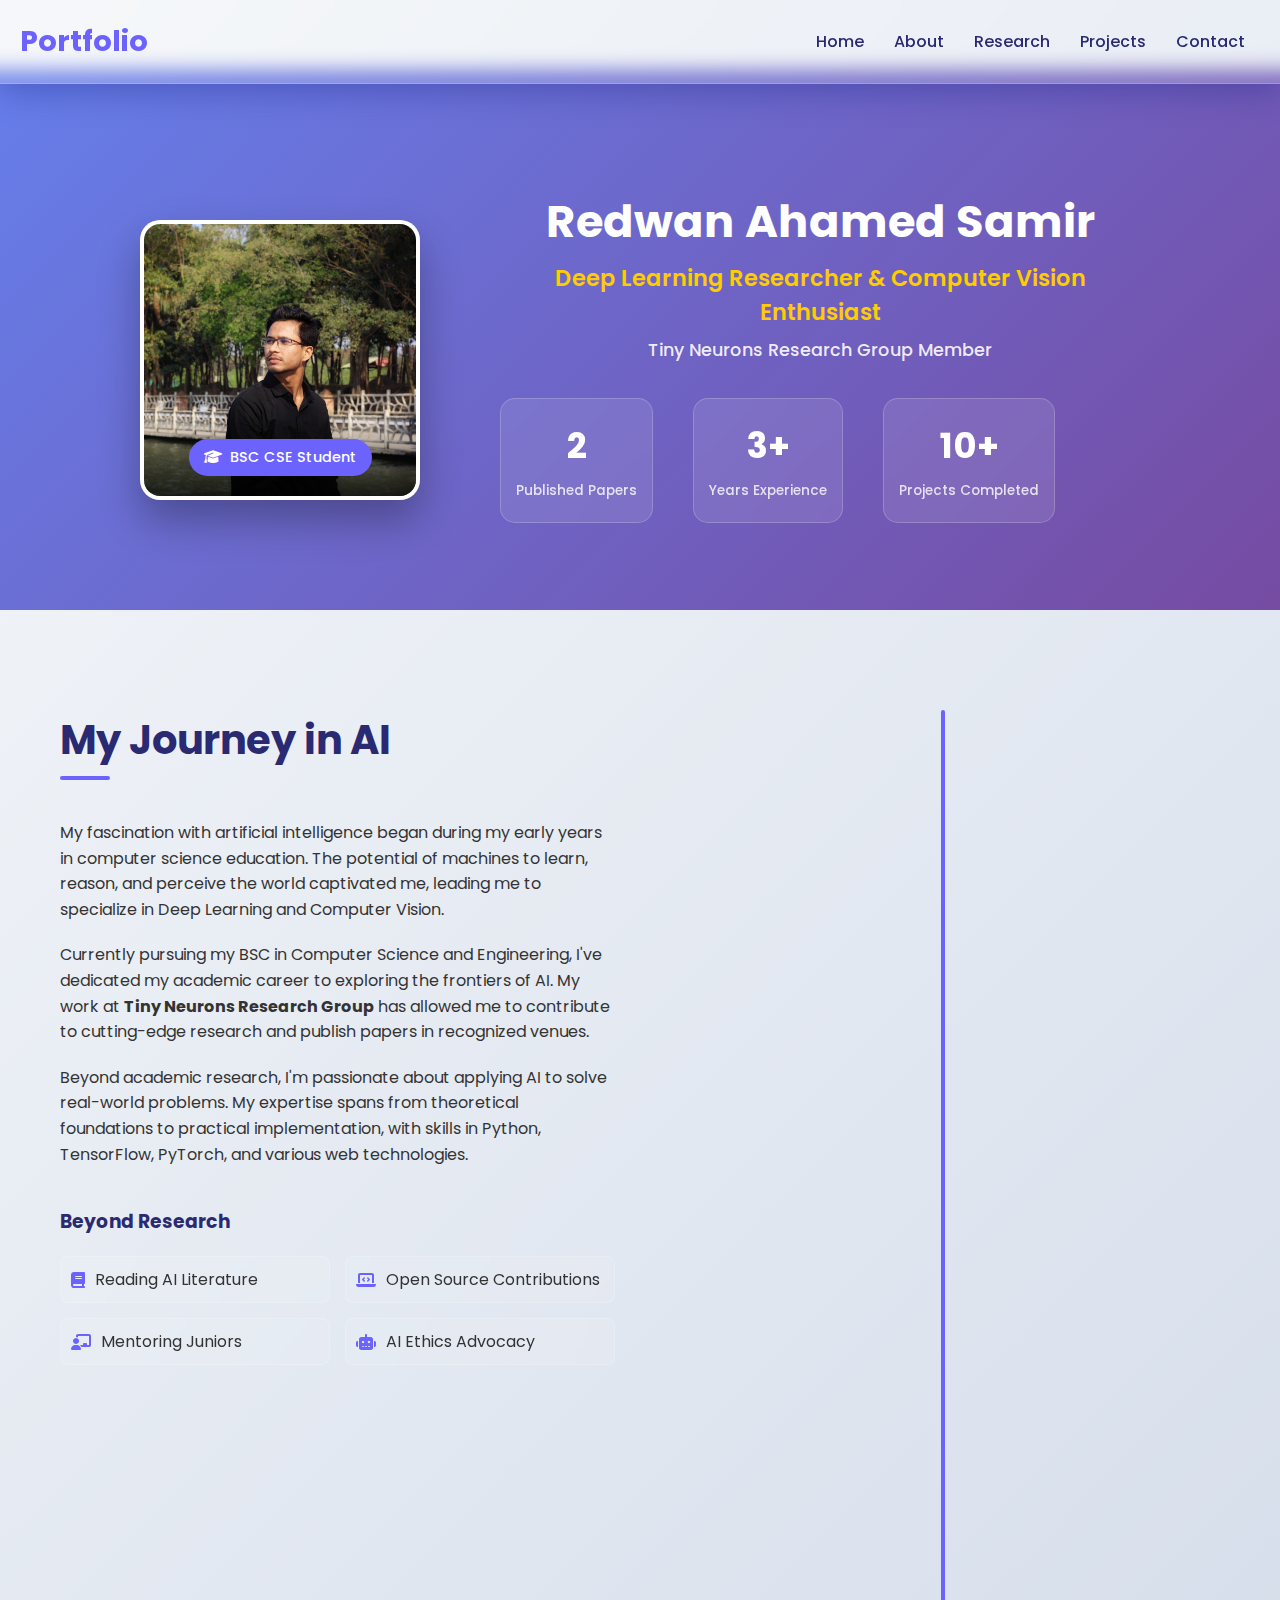
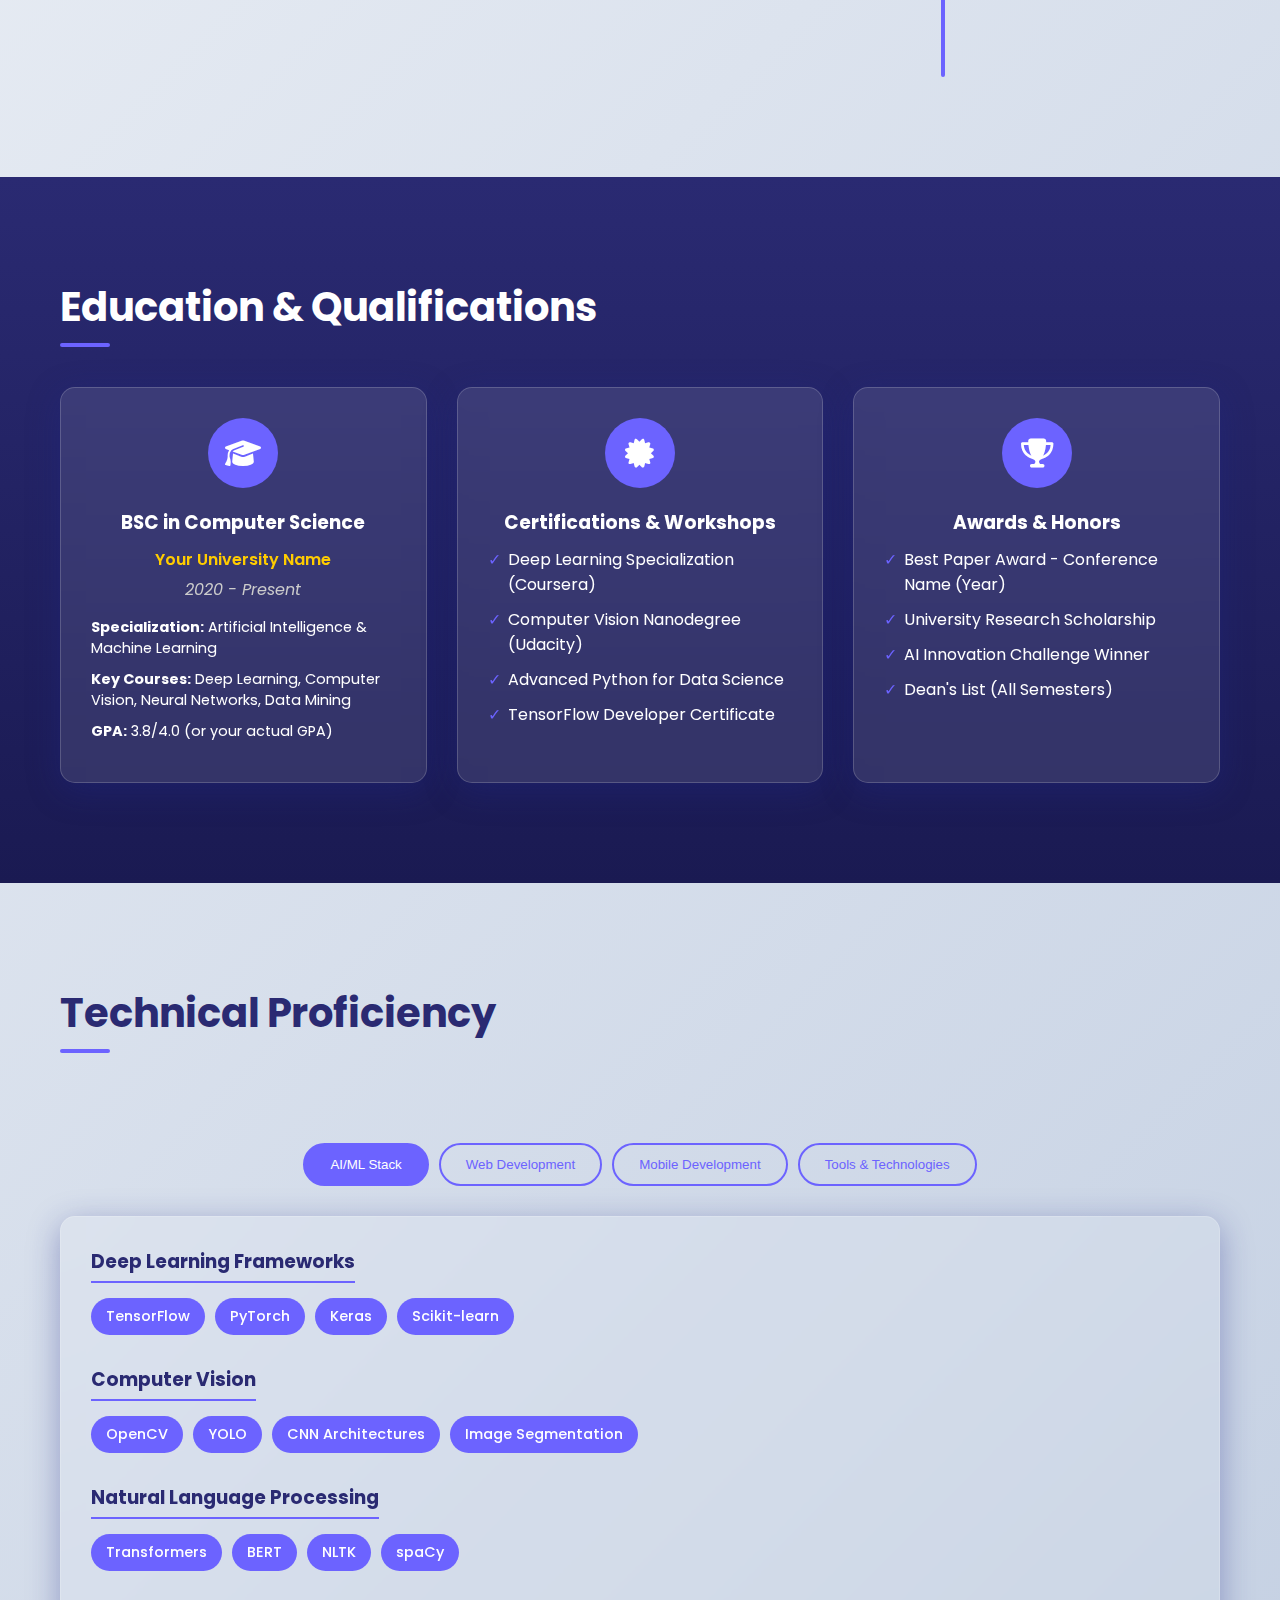
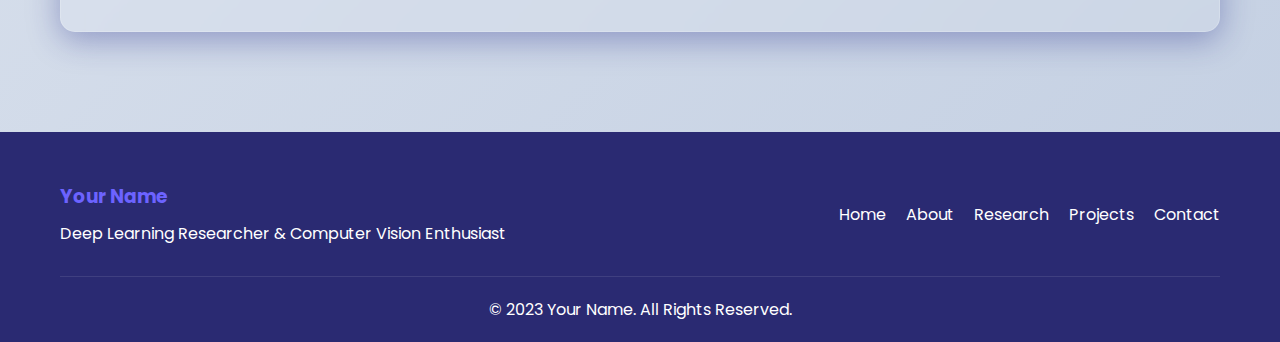
<file: about.html>
<!DOCTYPE html>
<html lang="en">
<head>
    <meta charset="UTF-8">
    <meta name="viewport" content="width=device-width, initial-scale=1.0">
    <title>About Me | Your Name</title>
    <link rel="stylesheet" href="styles/main.css">
    <link rel="stylesheet" href="styles/about.css">
    <link rel="stylesheet" href="https://cdnjs.cloudflare.com/ajax/libs/font-awesome/6.4.0/css/all.min.css">
    <link href="https://fonts.googleapis.com/css2?family=Poppins:wght@300;400;500;600;700&display=swap" rel="stylesheet">
</head>
<body>
    <!-- Navigation -->
    <nav>
        <a href="index.html" class="logo">Portfolio</a>
        <ul class="nav-links">
            <li><a href="index.html">Home</a></li>
            <li><a href="about.html">About</a></li>
            <li><a href="research.html">Research</a></li>
            <li><a href="projects.html">Projects</a></li>
            <li><a href="index.html#contact">Contact</a></li>
        </ul>
        <div class="menu-btn">
            <div class="btn-line"></div>
            <div class="btn-line"></div>
            <div class="btn-line"></div>
        </div>
    </nav>

    <!-- About Hero Section with Profile Picture -->
    <section class="about-hero">
        <div class="container">
            <div class="hero-profile">
                <div class="profile-image-container">
                    <img src="./photos/my.jpg" alt="Redwan Ahamed Samir" class="hero-profile-img">
                    <div class="profile-overlay">
                        <div class="profile-badge">
                            <i class="fas fa-graduation-cap"></i>
                            <span>BSC CSE Student</span>
                        </div>
                    </div>
                </div>
                <div class="hero-intro">
                    <h1>Redwan Ahamed Samir</h1>
                    <p class="title">Deep Learning Researcher & Computer Vision Enthusiast</p>
                    <p class="subtitle">Tiny Neurons Research Group Member</p>
                    <div class="hero-stats">
                        <div class="hero-stat">
                            <span class="number">2</span>
                            <span class="label">Published Papers</span>
                        </div>
                        <div class="hero-stat">
                            <span class="number">3+</span>
                            <span class="label">Years Experience</span>
                        </div>
                        <div class="hero-stat">
                            <span class="number">10+</span>
                            <span class="label">Projects Completed</span>
                        </div>
                    </div>
                </div>
            </div>
        </div>
    </section>

    <!-- Personal Story Section -->
    <section class="personal-story section">
        <div class="container">
            <div class="story-grid">
                <div class="story-content">
                    <h2 class="section-title">My Journey in AI</h2>
                    <p>My fascination with artificial intelligence began during my early years in computer science education. The potential of machines to learn, reason, and perceive the world captivated me, leading me to specialize in Deep Learning and Computer Vision.</p>
                    <p>Currently pursuing my BSC in Computer Science and Engineering, I've dedicated my academic career to exploring the frontiers of AI. My work at <strong>Tiny Neurons Research Group</strong> has allowed me to contribute to cutting-edge research and publish papers in recognized venues.</p>
                    <p>Beyond academic research, I'm passionate about applying AI to solve real-world problems. My expertise spans from theoretical foundations to practical implementation, with skills in Python, TensorFlow, PyTorch, and various web technologies.</p>
                    <div class="personal-interests">
                        <h3>Beyond Research</h3>
                        <div class="interests-list">
                            <div class="interest">
                                <i class="fas fa-book"></i>
                                <span>Reading AI Literature</span>
                            </div>
                            <div class="interest">
                                <i class="fas fa-laptop-code"></i>
                                <span>Open Source Contributions</span>
                            </div>
                            <div class="interest">
                                <i class="fas fa-chalkboard-teacher"></i>
                                <span>Mentoring Juniors</span>
                            </div>
                            <div class="interest">
                                <i class="fas fa-robot"></i>
                                <span>AI Ethics Advocacy</span>
                            </div>
                        </div>
                    </div>
                </div>
                <div class="story-visual">
                    <div class="timeline">
                        <div class="timeline-item">
                            <div class="timeline-date">2020 - Present</div>
                            <div class="timeline-content">
                                <h3>BSC in CSE</h3>
                                <p>Your University Name</p>
                                <p>Specializing in AI and Machine Learning</p>
                            </div>
                        </div>
                        <div class="timeline-item">
                            <div class="timeline-date">2021 - Present</div>
                            <div class="timeline-content">
                                <h3>Research Member</h3>
                                <p>Tiny Neurons Research Group</p>
                                <p>Focus on DL, Computer Vision, and Agentic AI</p>
                            </div>
                        </div>
                        <div class="timeline-item">
                            <div class="timeline-date">2022</div>
                            <div class="timeline-content">
                                <h3>First Paper Published</h3>
                                <p>Conference/Journal Name</p>
                                <p>Breakthrough in [Your Research Area]</p>
                            </div>
                        </div>
                        <div class="timeline-item">
                            <div class="timeline-date">2023</div>
                            <div class="timeline-content">
                                <h3>Second Paper Published</h3>
                                <p>Conference/Journal Name</p>
                                <p>Advancements in [Your Research Area]</p>
                            </div>
                        </div>
                    </div>
                </div>
            </div>
        </div>
    </section>

    <!-- Education & Qualifications -->
    <section class="education section dark-section">
        <div class="container">
            <h2 class="section-title">Education & Qualifications</h2>
            <div class="education-cards">
                <div class="education-card">
                    <div class="edu-icon">
                        <i class="fas fa-graduation-cap"></i>
                    </div>
                    <h3>BSC in Computer Science</h3>
                    <p class="institution">Your University Name</p>
                    <p class="duration">2020 - Present</p>
                    <div class="edu-details">
                        <p><strong>Specialization:</strong> Artificial Intelligence & Machine Learning</p>
                        <p><strong>Key Courses:</strong> Deep Learning, Computer Vision, Neural Networks, Data Mining</p>
                        <p><strong>GPA:</strong> 3.8/4.0 (or your actual GPA)</p>
                    </div>
                </div>
                <div class="education-card">
                    <div class="edu-icon">
                        <i class="fas fa-certificate"></i>
                    </div>
                    <h3>Certifications & Workshops</h3>
                    <ul class="cert-list">
                        <li>Deep Learning Specialization (Coursera)</li>
                        <li>Computer Vision Nanodegree (Udacity)</li>
                        <li>Advanced Python for Data Science</li>
                        <li>TensorFlow Developer Certificate</li>
                    </ul>
                </div>
                <div class="education-card">
                    <div class="edu-icon">
                        <i class="fas fa-trophy"></i>
                    </div>
                    <h3>Awards & Honors</h3>
                    <ul class="awards-list">
                        <li>Best Paper Award - Conference Name (Year)</li>
                        <li>University Research Scholarship</li>
                        <li>AI Innovation Challenge Winner</li>
                        <li>Dean's List (All Semesters)</li>
                    </ul>
                </div>
            </div>
        </div>
    </section>

    <!-- Technical Skills Deep Dive -->
    <section class="skills-deep-dive section">
        <div class="container">
            <h2 class="section-title">Technical Proficiency</h2>
            <div class="skills-tabs">
                <div class="tab-buttons">
                    <button class="tab-btn active" data-tab="ai-ml">AI/ML Stack</button>
                    <button class="tab-btn" data-tab="web-dev">Web Development</button>
                    <button class="tab-btn" data-tab="mobile">Mobile Development</button>
                    <button class="tab-btn" data-tab="tools">Tools & Technologies</button>
                </div>
                <div class="tab-content">
                    <div class="tab-pane active" id="ai-ml">
                        <div class="skill-category">
                            <h3>Deep Learning Frameworks</h3>
                            <div class="skill-items">
                                <div class="skill-tag">TensorFlow</div>
                                <div class="skill-tag">PyTorch</div>
                                <div class="skill-tag">Keras</div>
                                <div class="skill-tag">Scikit-learn</div>
                            </div>
                        </div>
                        <div class="skill-category">
                            <h3>Computer Vision</h3>
                            <div class="skill-items">
                                <div class="skill-tag">OpenCV</div>
                                <div class="skill-tag">YOLO</div>
                                <div class="skill-tag">CNN Architectures</div>
                                <div class="skill-tag">Image Segmentation</div>
                            </div>
                        </div>
                        <div class="skill-category">
                            <h3>Natural Language Processing</h3>
                            <div class="skill-items">
                                <div class="skill-tag">Transformers</div>
                                <div class="skill-tag">BERT</div>
                                <div class="skill-tag">NLTK</div>
                                <div class="skill-tag">spaCy</div>
                            </div>
                        </div>
                    </div>
                    <div class="tab-pane" id="web-dev">
                        <div class="skill-category">
                            <h3>Frontend Technologies</h3>
                            <div class="skill-items">
                                <div class="skill-tag">HTML5</div>
                                <div class="skill-tag">CSS3</div>
                                <div class="skill-tag">JavaScript</div>
                                <div class="skill-tag">React</div>
                            </div>
                        </div>
                        <div class="skill-category">
                            <h3>Backend Technologies</h3>
                            <div class="skill-items">
                                <div class="skill-tag">Django</div>
                                <div class="skill-tag">Flask</div>
                                <div class="skill-tag">REST APIs</div>
                                <div class="skill-tag">PostgreSQL</div>
                            </div>
                        </div>
                    </div>
                    <div class="tab-pane" id="mobile">
                        <div class="skill-category">
                            <h3>Mobile Development</h3>
                            <div class="skill-items">
                                <div class="skill-tag">Flutter</div>
                                <div class="skill-tag">Dart</div>
                                <div class="skill-tag">Firebase</div>
                                <div class="skill-tag">RESTful APIs</div>
                            </div>
                        </div>
                    </div>
                    <div class="tab-pane" id="tools">
                        <div class="skill-category">
                            <h3>Development Tools</h3>
                            <div class="skill-items">
                                <div class="skill-tag">Git</div>
                                <div class="skill-tag">Docker</div>
                                <div class="skill-tag">Jupyter Notebooks</div>
                                <div class="skill-tag">VS Code</div>
                            </div>
                        </div>
                        <div class="skill-category">
                            <h3>Cloud Platforms</h3>
                            <div class="skill-items">
                                <div class="skill-tag">Google Cloud</div>
                                <div class="skill-tag">AWS</div>
                                <div class="skill-tag">Heroku</div>
                            </div>
                        </div>
                    </div>
                </div>
            </div>
        </div>
    </section>

    <!-- Footer -->
    <footer>
        <div class="container">
            <div class="footer-content">
                <div class="footer-info">
                    <h3>Your Name</h3>
                    <p>Deep Learning Researcher & Computer Vision Enthusiast</p>
                </div>
                <div class="footer-links">
                    <a href="index.html">Home</a>
                    <a href="about.html">About</a>
                    <a href="research.html">Research</a>
                    <a href="projects.html">Projects</a>
                    <a href="index.html#contact">Contact</a>
                </div>
            </div>
            <div class="footer-bottom">
                <p>&copy; 2023 Your Name. All Rights Reserved.</p>
            </div>
        </div>
    </footer>

    <script src="js/main.js"></script>
    <script src="js/about.js"></script>
</body>
</html>
</file>
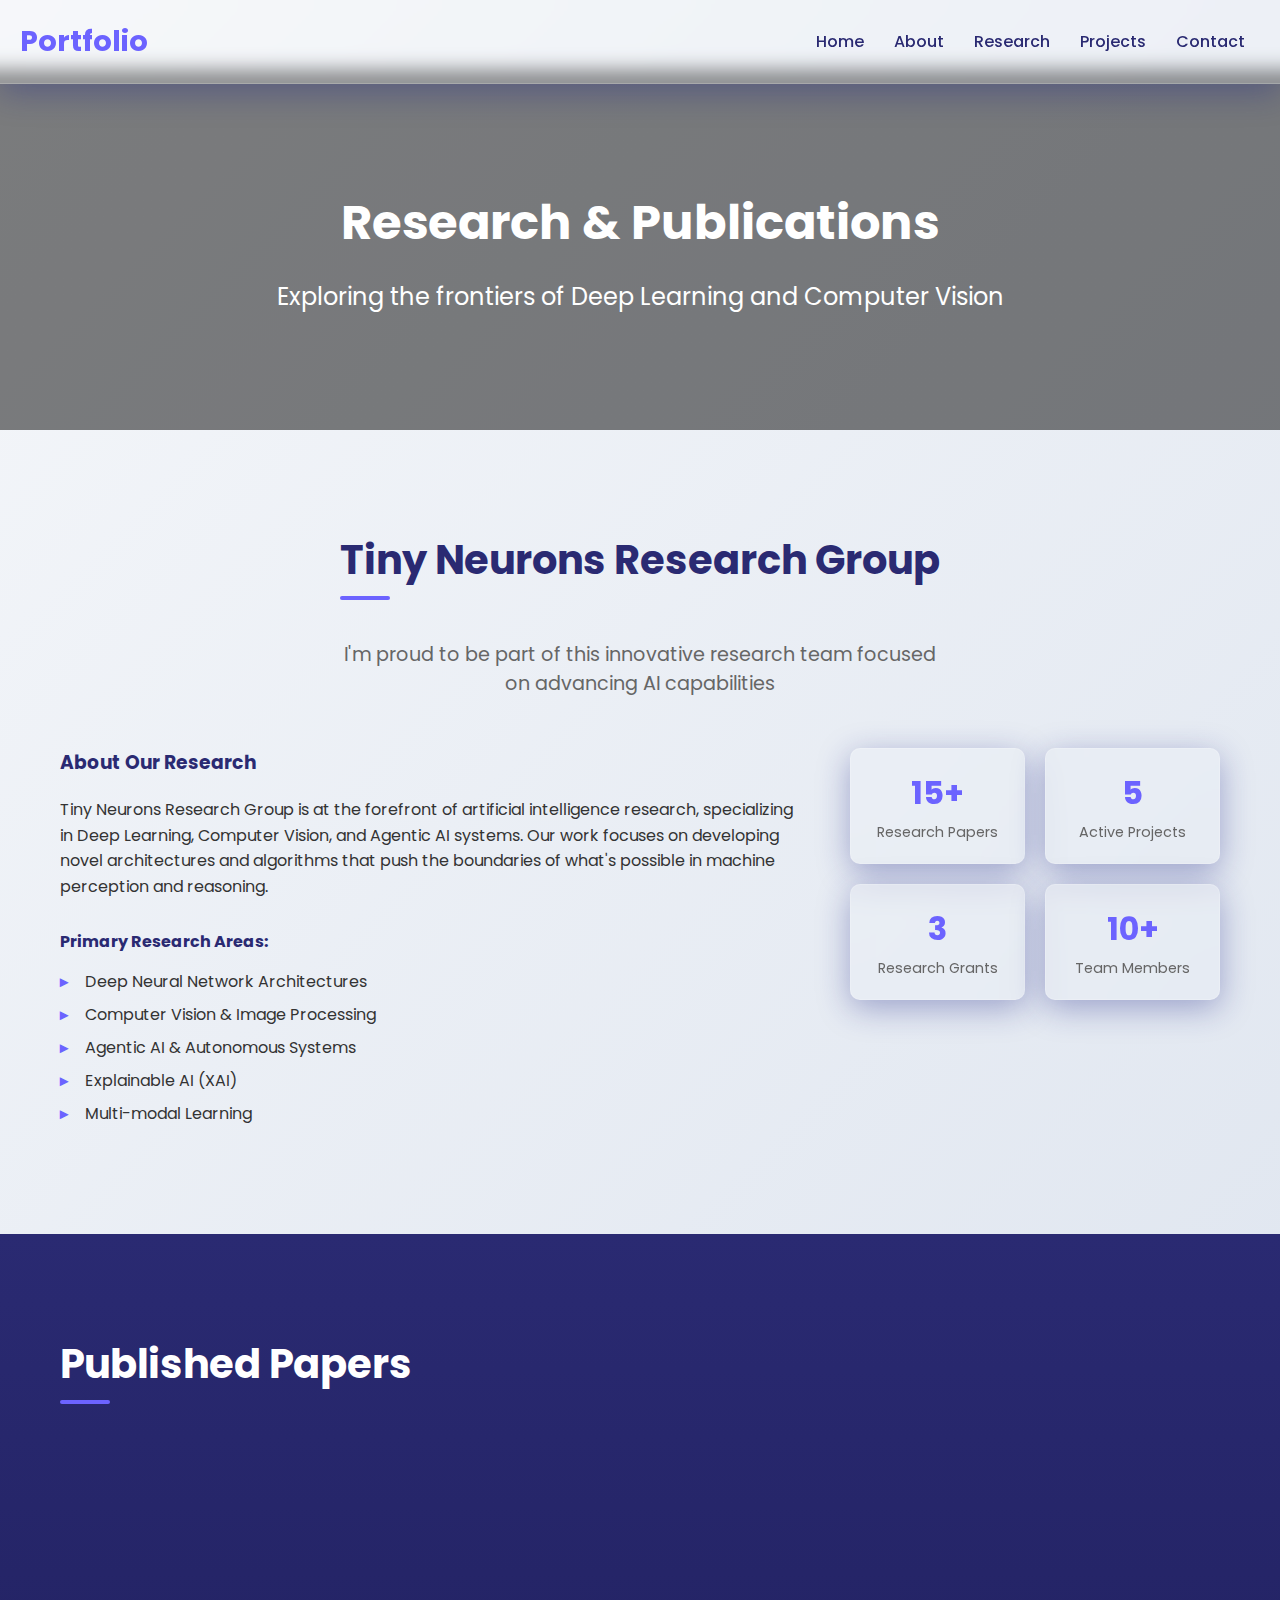
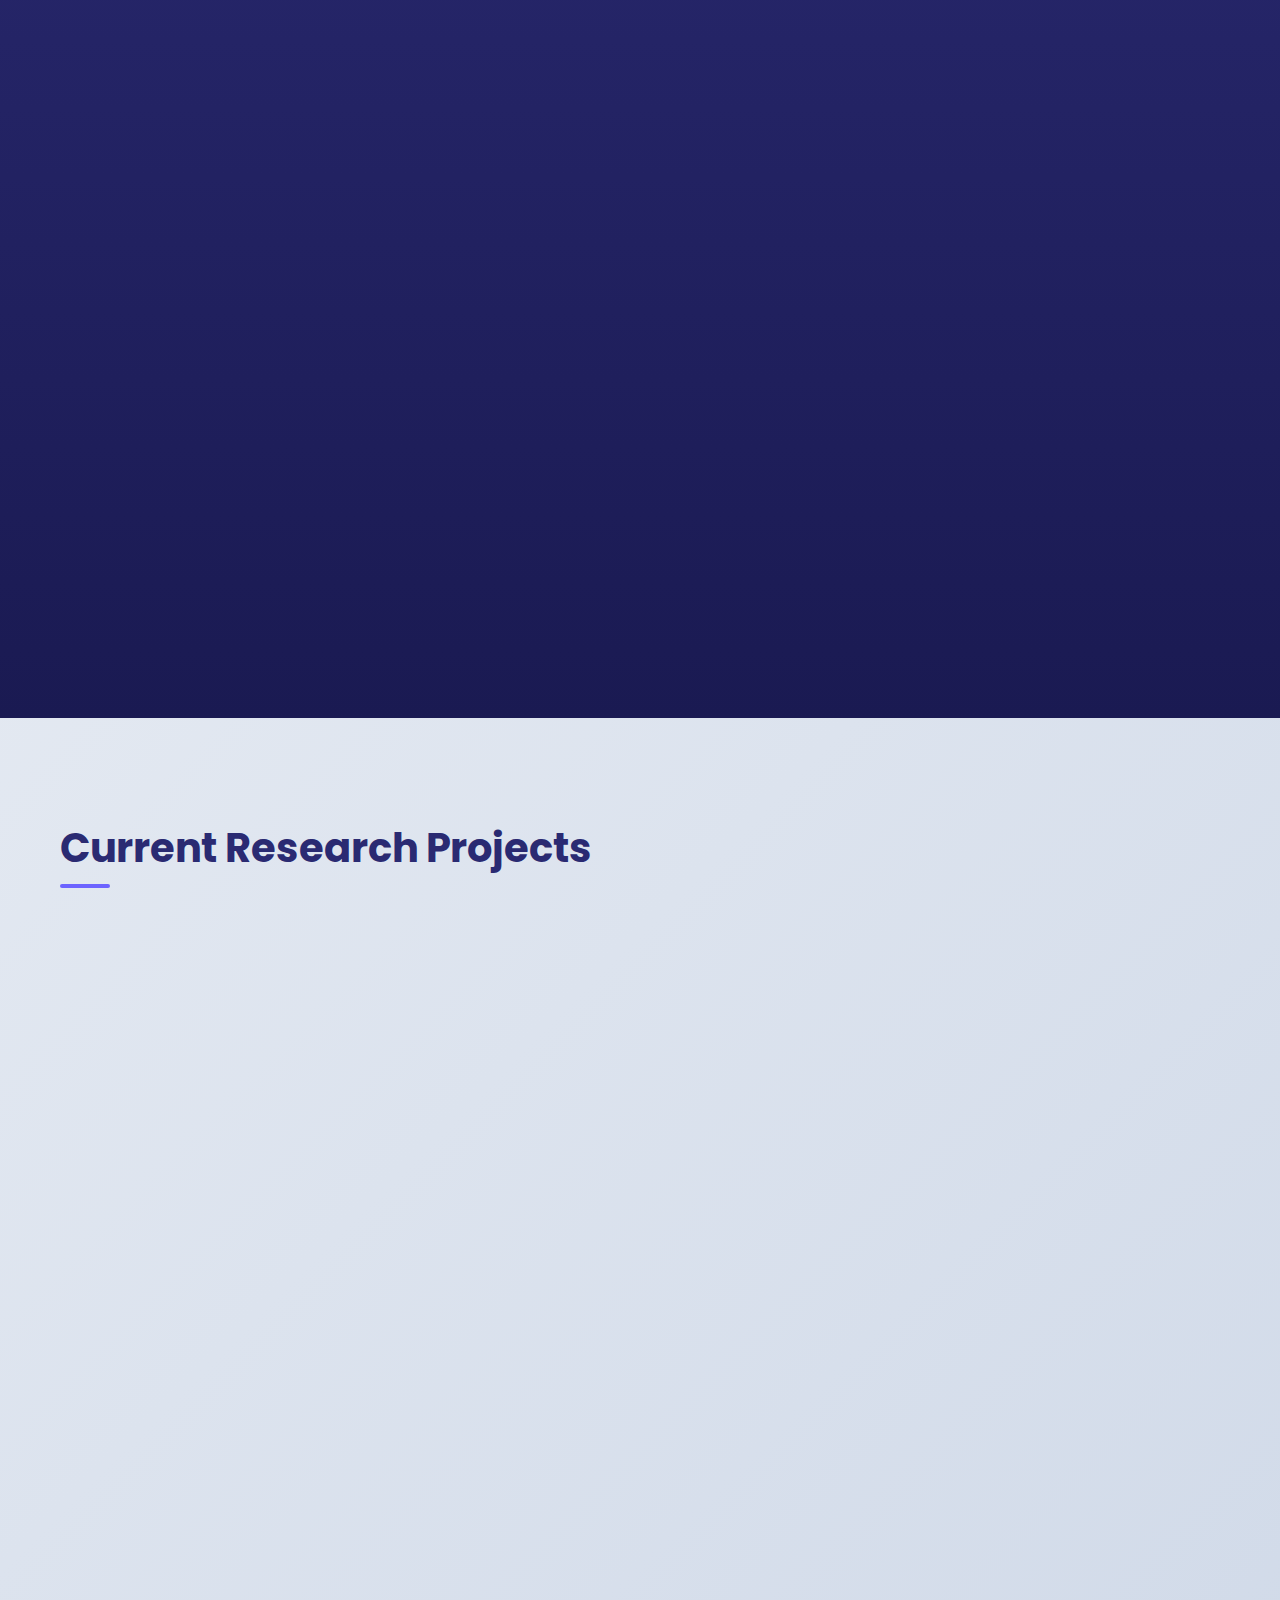
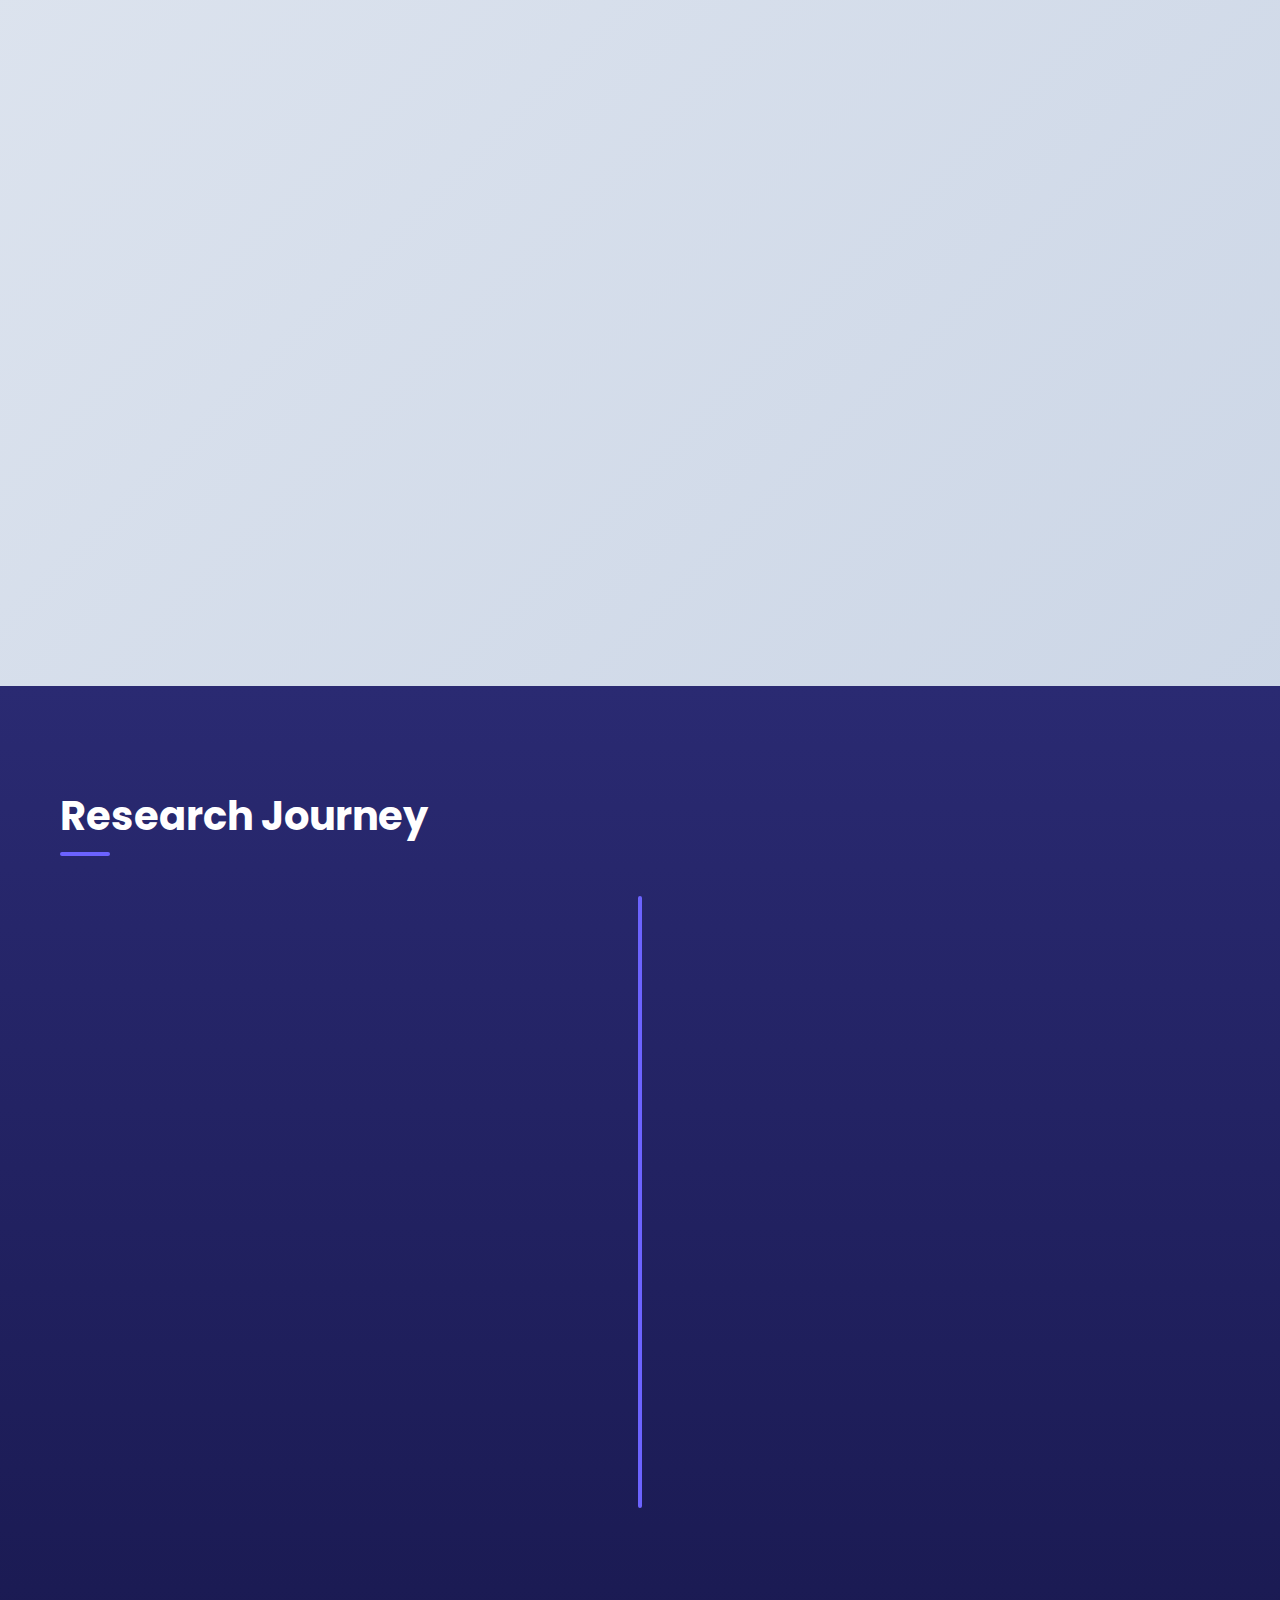
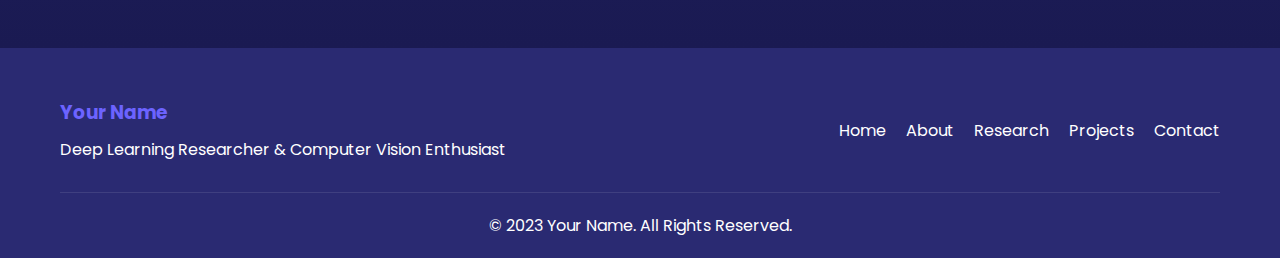
<file: research.html>
<!DOCTYPE html>
<html lang="en">
<head>
    <meta charset="UTF-8">
    <meta name="viewport" content="width=device-width, initial-scale=1.0">
    <title>Research | Your Name</title>
    <link rel="stylesheet" href="styles/main.css">
    <link rel="stylesheet" href="styles/research.css">
    <link rel="stylesheet" href="https://cdnjs.cloudflare.com/ajax/libs/font-awesome/6.4.0/css/all.min.css">
    <link href="https://fonts.googleapis.com/css2?family=Poppins:wght@300;400;500;600;700&display=swap" rel="stylesheet">
</head>
<body>
    <!-- Navigation -->
    <nav>
        <a href="index.html" class="logo">Portfolio</a>
        <ul class="nav-links">
            <li><a href="index.html">Home</a></li>
            <li><a href="about.html">About</a></li>
            <li><a href="research.html">Research</a></li>
            <li><a href="projects.html">Projects</a></li>
            <li><a href="index.html#contact">Contact</a></li>
        </ul>
        <div class="menu-btn">
            <div class="btn-line"></div>
            <div class="btn-line"></div>
            <div class="btn-line"></div>
        </div>
    </nav>

    <!-- Research Hero Section -->
    <section class="research-hero">
        <div class="container">
            <h1>Research & Publications</h1>
            <p>Exploring the frontiers of Deep Learning and Computer Vision</p>
        </div>
    </section>

    <!-- Research Group Section -->
    <section class="research-group section">
        <div class="container">
            <div class="group-header">
                <h2 class="section-title">Tiny Neurons Research Group</h2>
                <p>I'm proud to be part of this innovative research team focused on advancing AI capabilities</p>
            </div>
            <div class="group-details">
                <div class="group-info">
                    <h3>About Our Research</h3>
                    <p>Tiny Neurons Research Group is at the forefront of artificial intelligence research, specializing in Deep Learning, Computer Vision, and Agentic AI systems. Our work focuses on developing novel architectures and algorithms that push the boundaries of what's possible in machine perception and reasoning.</p>
                    <div class="research-focus">
                        <h4>Primary Research Areas:</h4>
                        <ul>
                            <li>Deep Neural Network Architectures</li>
                            <li>Computer Vision & Image Processing</li>
                            <li>Agentic AI & Autonomous Systems</li>
                            <li>Explainable AI (XAI)</li>
                            <li>Multi-modal Learning</li>
                        </ul>
                    </div>
                </div>
                <div class="group-stats">
                    <div class="stat-card">
                        <div class="stat-number">15+</div>
                        <div class="stat-label">Research Papers</div>
                    </div>
                    <div class="stat-card">
                        <div class="stat-number">5</div>
                        <div class="stat-label">Active Projects</div>
                    </div>
                    <div class="stat-card">
                        <div class="stat-number">3</div>
                        <div class="stat-label">Research Grants</div>
                    </div>
                    <div class="stat-card">
                        <div class="stat-number">10+</div>
                        <div class="stat-label">Team Members</div>
                    </div>
                </div>
            </div>
        </div>
    </section>

    <!-- Publications Section -->
    <section class="publications section dark-section">
        <div class="container">
            <h2 class="section-title">Published Papers</h2>
            <div class="publications-grid">
                <div class="publication-card" id="paper1">
                    <div class="pub-header">
                        <h3>Advancements in Neural Architecture Search for Computer Vision</h3>
                        <span class="pub-year">2023</span>
                    </div>
                    <div class="pub-authors">
                        <strong>Your Name</strong>, Co-author One, Co-author Two
                    </div>
                    <div class="pub-venue">
                        International Conference on Computer Vision (ICCV)
                    </div>
                    <div class="pub-abstract">
                        <p>This paper introduces a novel neural architecture search framework that significantly reduces computational requirements while maintaining state-of-the-art performance on benchmark datasets. Our method achieves 15% faster convergence with comparable accuracy to existing approaches.</p>
                    </div>
                    <div class="pub-links">
                        <a href="#" class="pub-link"><i class="fas fa-file-pdf"></i> PDF</a>
                        <a href="#" class="pub-link"><i class="fas fa-code"></i> Code</a>
                        <a href="#" class="pub-link"><i class="fas fa-video"></i> Presentation</a>
                    </div>
                    <div class="pub-badges">
                        <span class="badge">Computer Vision</span>
                        <span class="badge">NAS</span>
                        <span class="badge">Deep Learning</span>
                    </div>
                </div>

                <div class="publication-card" id="paper2">
                    <div class="pub-header">
                        <h3>Multi-Agent Reinforcement Learning for Autonomous Systems</h3>
                        <span class="pub-year">2022</span>
                    </div>
                    <div class="pub-authors">
                        Co-author One, <strong>Your Name</strong>, Co-author Three
                    </div>
                    <div class="pub-venue">
                        Journal of Artificial Intelligence Research (JAIR)
                    </div>
                    <div class="pub-abstract">
                        <p>We present a novel multi-agent reinforcement learning framework that enables autonomous systems to collaborate effectively in dynamic environments. Our approach demonstrates improved coordination and task completion rates in simulated environments, paving the way for real-world applications.</p>
                    </div>
                    <div class="pub-links">
                        <a href="#" class="pub-link"><i class="fas fa-file-pdf"></i> PDF</a>
                        <a href="#" class="pub-link"><i class="fas fa-code"></i> Code</a>
                        <a href="#" class="pub-link"><i class="fas fa-chart-bar"></i> Results</a>
                    </div>
                    <div class="pub-badges">
                        <span class="badge">Reinforcement Learning</span>
                        <span class="badge">Multi-Agent Systems</span>
                        <span class="badge">Autonomous AI</span>
                    </div>
                </div>
            </div>
        </div>
    </section>

    <!-- Current Research Section -->
    <section class="current-research section">
        <div class="container">
            <h2 class="section-title">Current Research Projects</h2>
            <div class="research-areas">
                <div class="research-area" id="agentic-ai">
                    <div class="area-icon">
                        <i class="fas fa-robot"></i>
                    </div>
                    <div class="area-content">
                        <h3>Agentic AI Systems</h3>
                        <p>Developing autonomous AI agents capable of complex reasoning, planning, and decision-making in dynamic environments. Our research focuses on creating systems that can understand context, set goals, and execute multi-step tasks with minimal human intervention.</p>
                        <div class="research-details">
                            <h4>Key Focus Areas:</h4>
                            <ul>
                                <li>Autonomous goal-setting and planning</li>
                                <li>Multi-modal perception and reasoning</li>
                                <li>Human-AI collaboration frameworks</li>
                                <li>Ethical decision-making in autonomous systems</li>
                            </ul>
                        </div>
                    </div>
                </div>

                <div class="research-area" id="computer-vision">
                    <div class="area-icon">
                        <i class="fas fa-eye"></i>
                    </div>
                    <div class="area-content">
                        <h3>Advanced Computer Vision</h3>
                        <p>Pushing the boundaries of visual understanding through novel deep learning architectures and training methodologies. Our work spans object detection, semantic segmentation, and generative models for various applications.</p>
                        <div class="research-details">
                            <h4>Current Investigations:</h4>
                            <ul>
                                <li>Few-shot learning for visual recognition</li>
                                <li>3D scene understanding from 2D images</li>
                                <li>Adversarial robustness in vision systems</li>
                                <li>Cross-modal visual-language models</li>
                            </ul>
                        </div>
                    </div>
                </div>

                <div class="research-area" id="deep-learning">
                    <div class="area-icon">
                        <i class="fas fa-network-wired"></i>
                    </div>
                    <div class="area-content">
                        <h3>Deep Learning Architectures</h3>
                        <p>Exploring novel neural network architectures and training paradigms to improve efficiency, interpretability, and performance across various domains. Our research addresses fundamental challenges in deep learning theory and practice.</p>
                        <div class="research-details">
                            <h4>Research Directions:</h4>
                            <ul>
                                <li>Efficient model compression techniques</li>
                                <li>Explainable AI for deep networks</li>
                                <li>Meta-learning and few-shot adaptation</li>
                                <li>Neuromorphic computing approaches</li>
                            </ul>
                        </div>
                    </div>
                </div>
            </div>
        </div>
    </section>

    <!-- Research Timeline -->
    <section class="research-timeline section dark-section">
        <div class="container">
            <h2 class="section-title">Research Journey</h2>
            <div class="timeline-container">
                <div class="timeline">
                    <div class="timeline-item">
                        <div class="timeline-date">2023</div>
                        <div class="timeline-content">
                            <h3>Paper Published - ICCV</h3>
                            <p>Published groundbreaking research on Neural Architecture Search at premier computer vision conference</p>
                        </div>
                    </div>
                    <div class="timeline-item">
                        <div class="timeline-date">2022</div>
                        <div class="timeline-content">
                            <h3>Journal Publication - JAIR</h3>
                            <p>Contributed to multi-agent reinforcement learning research published in top AI journal</p>
                        </div>
                    </div>
                    <div class="timeline-item">
                        <div class="timeline-date">2021</div>
                        <div class="timeline-content">
                            <h3>Joined Tiny Neurons</h3>
                            <p>Became research member at Tiny Neurons Research Group, focusing on DL and CV</p>
                        </div>
                    </div>
                    <div class="timeline-item">
                        <div class="timeline-date">2020</div>
                        <div class="timeline-content">
                            <h3>Research Beginnings</h3>
                            <p>Started undergraduate research in machine learning and computer vision</p>
                        </div>
                    </div>
                </div>
            </div>
        </div>
    </section>

    <!-- Footer -->
    <footer>
        <div class="container">
            <div class="footer-content">
                <div class="footer-info">
                    <h3>Your Name</h3>
                    <p>Deep Learning Researcher & Computer Vision Enthusiast</p>
                </div>
                <div class="footer-links">
                    <a href="index.html">Home</a>
                    <a href="about.html">About</a>
                    <a href="research.html">Research</a>
                    <a href="projects.html">Projects</a>
                    <a href="index.html#contact">Contact</a>
                </div>
            </div>
            <div class="footer-bottom">
                <p>&copy; 2023 Your Name. All Rights Reserved.</p>
            </div>
        </div>
    </footer>

    <script src="js/main.js"></script>
    <script src="js/research.js"></script>
</body>
</html>
</file>
<file: styles/about.css>
/* About Hero Section */
.about-hero {
    height: 40vh;
    display: flex;
    align-items: center;
    justify-content: center;
    text-align: center;
    background: linear-gradient(rgba(0, 0, 0, 0.5), rgba(0, 0, 0, 0.5)), url('https://images.unsplash.com/photo-1555949963-aa79dcee981c?ixlib=rb-4.0.3&auto=format&fit=crop&w=1500&q=80') no-repeat center center/cover;
    color: white;
    margin-top: 70px;
}

.about-hero h1 {
    font-size: 3rem;
    margin-bottom: 20px;
}

.about-hero p {
    font-size: 1.5rem;
}

/* Personal Story Section */
.story-grid {
    display: grid;
    grid-template-columns: 1fr 1fr;
    gap: 50px;
    align-items: start;
}

.story-content p {
    margin-bottom: 20px;
    line-height: 1.6;
}

.personal-interests {
    margin-top: 40px;
}

.personal-interests h3 {
    margin-bottom: 20px;
    color: var(--dark-color);
}

.interests-list {
    display: grid;
    grid-template-columns: 1fr 1fr;
    gap: 15px;
}

.interest {
    display: flex;
    align-items: center;
    gap: 10px;
    padding: 10px;
    background: var(--glass-color);
    backdrop-filter: blur(10px);
    border-radius: 8px;
    border: var(--border);
}

.interest i {
    color: var(--primary-color);
}

/* Timeline */
.timeline {
    position: relative;
    max-width: 100%;
}

.timeline::after {
    content: '';
    position: absolute;
    width: 4px;
    background: var(--primary-color);
    top: 0;
    bottom: 0;
    left: 50%;
    margin-left: -2px;
    border-radius: 10px;
}

.timeline-item {
    padding: 10px 40px;
    position: relative;
    width: 50%;
    box-sizing: border-box;
}

.timeline-item:nth-child(odd) {
    left: 0;
}

.timeline-item:nth-child(even) {
    left: 50%;
}

.timeline-content {
    padding: 20px;
    background: var(--glass-color);
    backdrop-filter: blur(10px);
    border-radius: 10px;
    border: var(--border);
    box-shadow: var(--shadow);
    position: relative;
}

.timeline-content::after {
    content: '';
    position: absolute;
    width: 15px;
    height: 15px;
    background: var(--primary-color);
    border-radius: 50%;
    top: 50%;
    transform: translateY(-50%);
}

.timeline-item:nth-child(odd) .timeline-content::after {
    right: -37px;
}

.timeline-item:nth-child(even) .timeline-content::after {
    left: -37px;
}

.timeline-date {
    font-weight: bold;
    color: var(--primary-color);
    margin-bottom: 5px;
}

.timeline-content h3 {
    margin-bottom: 5px;
    color: var(--dark-color);
}

.timeline-content p {
    margin-bottom: 5px;
    font-size: 0.9rem;
}

/* Education Section */
.education-cards {
    display: grid;
    grid-template-columns: repeat(auto-fit, minmax(300px, 1fr));
    gap: 30px;
}

.education-card {
    background: var(--glass-color);
    backdrop-filter: blur(10px);
    padding: 30px;
    border-radius: 15px;
    border: var(--border);
    box-shadow: var(--shadow);
    text-align: center;
    transition: transform 0.3s ease;
}

.education-card:hover {
    transform: translateY(-5px);
}

.edu-icon {
    width: 70px;
    height: 70px;
    background: var(--primary-color);
    border-radius: 50%;
    display: flex;
    align-items: center;
    justify-content: center;
    margin: 0 auto 20px;
    font-size: 1.8rem;
    color: white;
}

.education-card h3 {
    margin-bottom: 10px;
    color: white;
}

.institution {
    font-weight: 600;
    margin-bottom: 5px;
    color: #ffcc00;
}

.duration {
    font-style: italic;
    margin-bottom: 15px;
    color: #ccc;
}

.edu-details p {
    margin-bottom: 10px;
    text-align: left;
    font-size: 0.9rem;
}

.cert-list, .awards-list {
    text-align: left;
    list-style-type: none;
}

.cert-list li, .awards-list li {
    margin-bottom: 10px;
    position: relative;
    padding-left: 20px;
}

.cert-list li::before, .awards-list li::before {
    content: '✓';
    position: absolute;
    left: 0;
    color: var(--primary-color);
}

/* Skills Deep Dive */
.skills-tabs {
    margin-top: 50px;
}

.tab-buttons {
    display: flex;
    justify-content: center;
    margin-bottom: 30px;
    flex-wrap: wrap;
    gap: 10px;
}

.tab-btn {
    padding: 12px 25px;
    background: transparent;
    border: 2px solid var(--primary-color);
    color: var(--primary-color);
    border-radius: 50px;
    cursor: pointer;
    transition: all 0.3s ease;
    font-weight: 500;
}

.tab-btn.active, .tab-btn:hover {
    background: var(--primary-color);
    color: white;
}

.tab-content {
    background: var(--glass-color);
    backdrop-filter: blur(10px);
    padding: 30px;
    border-radius: 15px;
    border: var(--border);
    box-shadow: var(--shadow);
}

.tab-pane {
    display: none;
}

.tab-pane.active {
    display: block;
    animation: fadeIn 0.5s ease;
}

.skill-category {
    margin-bottom: 30px;
}

.skill-category h3 {
    margin-bottom: 15px;
    color: var(--dark-color);
    border-bottom: 2px solid var(--primary-color);
    padding-bottom: 5px;
    display: inline-block;
}

.skill-items {
    display: flex;
    flex-wrap: wrap;
    gap: 10px;
}

.skill-tag {
    background: var(--primary-color);
    color: white;
    padding: 8px 15px;
    border-radius: 20px;
    font-size: 0.9rem;
    font-weight: 500;
}

/* Responsive Design */
@media (max-width: 992px) {
    .story-grid {
        grid-template-columns: 1fr;
    }
    
    .timeline::after {
        left: 31px;
    }
    
    .timeline-item {
        width: 100%;
        padding-left: 70px;
        padding-right: 25px;
    }
    
    .timeline-item:nth-child(even) {
        left: 0;
    }
    
    .timeline-content::after {
        left: 15px;
    }
    
    .timeline-item:nth-child(odd) .timeline-content::after {
        right: auto;
        left: -37px;
    }
    
    .interests-list {
        grid-template-columns: 1fr;
    }
}

@media (max-width: 768px) {
    .tab-buttons {
        flex-direction: column;
        align-items: center;
    }
    
    .tab-btn {
        width: 200px;
    }
}


/* About Hero with Profile Picture - FIXED */
.about-hero {
    padding: 120px 0 80px;
    background: linear-gradient(135deg, #667eea 0%, #764ba2 100%);
    color: white;
    margin-top: 70px;
    min-height: 60vh;
    display: flex;
    align-items: center;
}

.hero-profile {
    display: grid;
    grid-template-columns: 300px 1fr;
    gap: 60px;
    align-items: center;
    max-width: 1000px;
    margin: 0 auto;
    width: 100%;
}

.profile-image-container {
    position: relative;
    width: 280px;
    height: 280px;
    border-radius: 20px;
    overflow: hidden;
    box-shadow: 0 20px 40px rgba(0, 0, 0, 0.3);
    border: 4px solid rgba(255, 255, 255, 0.8);
    background: white;
}

.hero-profile-img {
    width: 100%;
    height: 100%;
    object-fit: cover;
    transition: transform 0.3s ease;
}

.profile-image-container:hover .hero-profile-img {
    transform: scale(1.05);
}

.profile-overlay {
    position: absolute;
    bottom: 0;
    left: 0;
    right: 0;
    background: linear-gradient(transparent, rgba(0, 0, 0, 0.8));
    padding: 20px;
    text-align: center;
}

.profile-badge {
    display: inline-flex;
    align-items: center;
    gap: 8px;
    background: var(--primary-color);
    padding: 8px 15px;
    border-radius: 20px;
    font-size: 0.9rem;
    font-weight: 500;
}

.hero-intro h1 {
    font-size: 2.8rem;
    margin-bottom: 15px;
    color: white;
    font-weight: 700;
    line-height: 1.1;
}

.hero-intro .title {
    font-size: 1.4rem;
    margin-bottom: 8px;
    color: #ffcc00;
    font-weight: 600;
}

.hero-intro .subtitle {
    font-size: 1.1rem;
    margin-bottom: 35px;
    color: rgba(255, 255, 255, 0.9);
    font-weight: 500;
}

.hero-stats {
    display: flex;
    gap: 40px;
    margin-top: 30px;
}

.hero-stat {
    text-align: center;
    background: rgba(255, 255, 255, 0.1);
    backdrop-filter: blur(10px);
    padding: 20px 15px;
    border-radius: 15px;
    border: 1px solid rgba(255, 255, 255, 0.2);
    min-width: 100px;
    transition: transform 0.3s ease;
}

.hero-stat:hover {
    transform: translateY(-5px);
    background: rgba(255, 255, 255, 0.15);
}

.hero-stat .number {
    display: block;
    font-size: 2.2rem;
    font-weight: bold;
    color: white;
    margin-bottom: 5px;
}

.hero-stat .label {
    font-size: 0.85rem;
    color: rgba(255, 255, 255, 0.8);
    font-weight: 500;
}

/* Responsive Design */
@media (max-width: 992px) {
    .hero-profile {
        grid-template-columns: 1fr;
        gap: 40px;
        text-align: center;
    }
    
    .profile-image-container {
        margin: 0 auto;
        width: 250px;
        height: 250px;
    }
    
    .hero-intro h1 {
        font-size: 2.4rem;
    }
    
    .hero-stats {
        justify-content: center;
        gap: 20px;
    }
}

@media (max-width: 768px) {
    .about-hero {
        padding: 100px 0 60px;
    }
    
    .hero-intro h1 {
        font-size: 2rem;
    }
    
    .hero-intro .title {
        font-size: 1.2rem;
    }
    
    .hero-stats {
        flex-wrap: wrap;
        gap: 15px;
    }
    
    .hero-stat {
        flex: 1;
        min-width: 80px;
        padding: 15px 10px;
    }
    
    .hero-stat .number {
        font-size: 1.8rem;
    }
}

@media (max-width: 480px) {
    .profile-image-container {
        width: 220px;
        height: 220px;
    }
    
    .hero-intro h1 {
        font-size: 1.8rem;
    }
    
    .hero-stats {
        flex-direction: column;
        align-items: center;
    }
    
    .hero-stat {
        width: 150px;
    }
}
</file>
<file: styles/research.css>
/* Research Hero Section */
.research-hero {
    height: 40vh;
    display: flex;
    align-items: center;
    justify-content: center;
    text-align: center;
    background: linear-gradient(rgba(0, 0, 0, 0.5), rgba(0, 0, 0, 0.5)), url('https://images.unsplash.com/photo-1555255707-c07966088b7b?ixlib=rb-4.0.3&auto=format&fit=crop&w=1500&q=80') no-repeat center center/cover;
    color: white;
    margin-top: 70px;
}

.research-hero h1 {
    font-size: 3rem;
    margin-bottom: 20px;
}

.research-hero p {
    font-size: 1.5rem;
}

/* Research Group Section */
.group-header {
    text-align: center;
    margin-bottom: 50px;
}

.group-header p {
    font-size: 1.2rem;
    color: #666;
    max-width: 600px;
    margin: 0 auto;
}

.group-details {
    display: grid;
    grid-template-columns: 2fr 1fr;
    gap: 50px;
    align-items: start;
}

.group-info h3 {
    margin-bottom: 20px;
    color: var(--dark-color);
}

.group-info p {
    margin-bottom: 20px;
    line-height: 1.6;
}

.research-focus {
    margin-top: 30px;
}

.research-focus h4 {
    margin-bottom: 15px;
    color: var(--dark-color);
}

.research-focus ul {
    list-style-type: none;
}

.research-focus li {
    margin-bottom: 8px;
    position: relative;
    padding-left: 25px;
}

.research-focus li::before {
    content: '▸';
    position: absolute;
    left: 0;
    color: var(--primary-color);
    font-weight: bold;
}

.group-stats {
    display: grid;
    grid-template-columns: 1fr 1fr;
    gap: 20px;
}

.stat-card {
    background: var(--glass-color);
    backdrop-filter: blur(10px);
    padding: 20px;
    border-radius: 10px;
    border: var(--border);
    box-shadow: var(--shadow);
    text-align: center;
    transition: transform 0.3s ease;
}

.stat-card:hover {
    transform: translateY(-5px);
}

.stat-number {
    font-size: 2rem;
    font-weight: bold;
    color: var(--primary-color);
    margin-bottom: 5px;
}

.stat-label {
    font-size: 0.9rem;
    color: #666;
}

/* Publications Section */
.publications-grid {
    display: grid;
    gap: 30px;
}

.publication-card {
    background: var(--glass-color);
    backdrop-filter: blur(10px);
    padding: 30px;
    border-radius: 15px;
    border: var(--border);
    box-shadow: var(--shadow);
    transition: transform 0.3s ease;
    position: relative;
    overflow: hidden;
}

.publication-card::before {
    content: '';
    position: absolute;
    top: 0;
    left: 0;
    width: 5px;
    height: 100%;
    background: var(--primary-color);
}

.publication-card:hover {
    transform: translateY(-5px);
}

.pub-header {
    display: flex;
    justify-content: space-between;
    align-items: flex-start;
    margin-bottom: 15px;
}

.pub-header h3 {
    color: white;
    margin-right: 20px;
    flex: 1;
}

.pub-year {
    background: var(--primary-color);
    color: white;
    padding: 5px 12px;
    border-radius: 20px;
    font-size: 0.9rem;
    font-weight: 500;
}

.pub-authors {
    margin-bottom: 10px;
    color: #ffcc00;
    font-size: 1rem;
}

.pub-venue {
    font-style: italic;
    margin-bottom: 20px;
    color: #ccc;
}

.pub-abstract {
    margin-bottom: 20px;
}

.pub-abstract p {
    line-height: 1.6;
    color: #e0e0e0;
}

.pub-links {
    display: flex;
    gap: 15px;
    margin-bottom: 20px;
    flex-wrap: wrap;
}

.pub-link {
    display: inline-flex;
    align-items: center;
    gap: 5px;
    padding: 8px 15px;
    background: rgba(255, 255, 255, 0.1);
    color: white;
    text-decoration: none;
    border-radius: 5px;
    transition: all 0.3s ease;
    font-size: 0.9rem;
}

.pub-link:hover {
    background: var(--primary-color);
    transform: translateY(-2px);
}

.pub-badges {
    display: flex;
    gap: 10px;
    flex-wrap: wrap;
}

.badge {
    background: rgba(255, 255, 255, 0.1);
    color: white;
    padding: 5px 10px;
    border-radius: 15px;
    font-size: 0.8rem;
    border: 1px solid rgba(255, 255, 255, 0.2);
}

/* Current Research Section */
.research-areas {
    display: grid;
    gap: 40px;
}

.research-area {
    display: grid;
    grid-template-columns: auto 1fr;
    gap: 30px;
    align-items: start;
    padding: 30px;
    background: var(--glass-color);
    backdrop-filter: blur(10px);
    border-radius: 15px;
    border: var(--border);
    box-shadow: var(--shadow);
    transition: transform 0.3s ease;
}

.research-area:hover {
    transform: translateY(-5px);
}

.area-icon {
    width: 80px;
    height: 80px;
    background: var(--primary-color);
    border-radius: 50%;
    display: flex;
    align-items: center;
    justify-content: center;
    font-size: 2rem;
    color: white;
}

.area-content h3 {
    margin-bottom: 15px;
    color: var(--dark-color);
}

.area-content p {
    margin-bottom: 20px;
    line-height: 1.6;
}

.research-details {
    background: rgba(108, 99, 255, 0.05);
    padding: 20px;
    border-radius: 10px;
    border-left: 4px solid var(--primary-color);
}

.research-details h4 {
    margin-bottom: 10px;
    color: var(--dark-color);
}

.research-details ul {
    list-style-type: none;
}

.research-details li {
    margin-bottom: 8px;
    position: relative;
    padding-left: 20px;
}

.research-details li::before {
    content: '•';
    position: absolute;
    left: 0;
    color: var(--primary-color);
    font-weight: bold;
}

/* Research Timeline */
.timeline-container {
    max-width: 800px;
    margin: 0 auto;
}

.timeline {
    position: relative;
}

.timeline::before {
    content: '';
    position: absolute;
    left: 50%;
    transform: translateX(-50%);
    width: 4px;
    height: 100%;
    background: var(--primary-color);
    border-radius: 10px;
}

.timeline-item {
    display: flex;
    align-items: center;
    margin-bottom: 40px;
    position: relative;
}

.timeline-item:nth-child(odd) {
    flex-direction: row-reverse;
    text-align: right;
}

.timeline-item:nth-child(odd) .timeline-content {
    margin-right: 40px;
    margin-left: 0;
}

.timeline-item:nth-child(even) .timeline-content {
    margin-left: 40px;
    margin-right: 0;
}

.timeline-date {
    flex: 0 0 100px;
    background: var(--primary-color);
    color: white;
    padding: 10px;
    border-radius: 20px;
    text-align: center;
    font-weight: bold;
    z-index: 1;
}

.timeline-content {
    flex: 1;
    background: var(--glass-color);
    backdrop-filter: blur(10px);
    padding: 20px;
    border-radius: 10px;
    border: var(--border);
    box-shadow: var(--shadow);
}

.timeline-content h3 {
    margin-bottom: 10px;
    color: white;
}

.timeline-content p {
    color: #e0e0e0;
    line-height: 1.5;
}

/* Responsive Design */
@media (max-width: 992px) {
    .group-details {
        grid-template-columns: 1fr;
    }
    
    .group-stats {
        grid-template-columns: repeat(2, 1fr);
    }
    
    .research-area {
        grid-template-columns: 1fr;
        text-align: center;
    }
    
    .area-icon {
        margin: 0 auto;
    }
    
    .timeline::before {
        left: 30px;
    }
    
    .timeline-item {
        flex-direction: row !important;
        text-align: left !important;
    }
    
    .timeline-item:nth-child(odd) .timeline-content,
    .timeline-item:nth-child(even) .timeline-content {
        margin-left: 40px;
        margin-right: 0;
    }
}

@media (max-width: 768px) {
    .pub-header {
        flex-direction: column;
        gap: 10px;
    }
    
    .pub-year {
        align-self: flex-start;
    }
    
    .pub-links {
        justify-content: center;
    }
    
    .group-stats {
        grid-template-columns: 1fr;
    }
}
</file>
<file: styles/main.css>
/* CSS Reset and Base Styles */
* {
    margin: 0;
    padding: 0;
    box-sizing: border-box;
}

:root {
    --primary-color: #6c63ff;
    --secondary-color: #ff6584;
    --dark-color: #2a2a72;
    --light-color: #f8f9fd;
    --glass-color: rgba(255, 255, 255, 0.1);
    --shadow: 0 8px 32px 0 rgba(31, 38, 135, 0.37);
    --border: 1px solid rgba(255, 255, 255, 0.18);
}

body {
    font-family: 'Poppins', sans-serif;
    background: linear-gradient(135deg, #f5f7fa 0%, #c3cfe2 100%);
    color: #333;
    overflow-x: hidden;
    min-height: 100vh;
}

.container {
    max-width: 1200px;
    margin: 0 auto;
    padding: 0 20px;
}

.section {
    padding: 100px 0;
}

.dark-section {
    background: linear-gradient(to bottom, #2a2a72, #1a1a52);
    color: white;
}

.section-title {
    font-size: 2.5rem;
    margin-bottom: 50px;
    color: var(--dark-color);
    position: relative;
    display: inline-block;
}

.dark-section .section-title {
    color: white;
}

.section-title::after {
    content: '';
    position: absolute;
    bottom: -10px;
    left: 0;
    width: 50px;
    height: 4px;
    background: var(--primary-color);
    border-radius: 2px;
}

.highlight {
    color: var(--primary-color);
}

/* Navigation Styles */
nav {
    position: fixed;
    top: 0;
    left: 0;
    width: 100%;
    padding: 20px;
    z-index: 1000;
    display: flex;
    justify-content: space-between;
    align-items: center;
    backdrop-filter: blur(10px);
    background: var(--glass-color);
    border-bottom: var(--border);
    box-shadow: var(--shadow);
    transition: all 0.3s ease;
}

nav.scrolled {
    padding: 15px 20px;
    background: rgba(42, 42, 114, 0.9);
}

.logo {
    font-size: 1.8rem;
    font-weight: 700;
    color: var(--primary-color);
    text-decoration: none;
}

.nav-links {
    display: flex;
    list-style: none;
}

.nav-links li {
    margin: 0 15px;
}

.nav-links a {
    color: var(--dark-color);
    text-decoration: none;
    font-weight: 500;
    position: relative;
    padding: 5px 0;
    transition: color 0.3s;
}

nav.scrolled .nav-links a {
    color: white;
}

.nav-links a:hover {
    color: var(--primary-color);
}

.nav-links a::after {
    content: '';
    position: absolute;
    bottom: 0;
    left: 0;
    width: 0;
    height: 2px;
    background: var(--primary-color);
    transition: width 0.3s ease;
}

.nav-links a:hover::after {
    width: 100%;
}

.menu-btn {
    display: none;
    flex-direction: column;
    cursor: pointer;
}

.btn-line {
    width: 25px;
    height: 3px;
    background: var(--dark-color);
    margin: 3px 0;
    transition: all 0.3s ease;
}

nav.scrolled .btn-line {
    background: white;
}

/* Hero Section */
.hero {
    height: 100vh;
    display: flex;
    align-items: center;
    justify-content: center;
    position: relative;
    overflow: hidden;
}

.hero-bg {
    position: absolute;
    top: 0;
    left: 0;
    width: 100%;
    height: 100%;
    background: url('https://images.unsplash.com/photo-1555949963-aa79dcee981c?ixlib=rb-4.0.3&auto=format&fit=crop&w=1500&q=80') no-repeat center center/cover;
    z-index: -1;
}

.hero-content {
    text-align: center;
    z-index: 1;
    backdrop-filter: blur(10px);
    background: var(--glass-color);
    padding: 40px;
    border-radius: 20px;
    border: var(--border);
    box-shadow: var(--shadow);
    animation: fadeIn 1s ease-out;
}

.hero h1 {
    font-size: 3.5rem;
    margin-bottom: 20px;
    color: var(--dark-color);
}

.hero p {
    font-size: 1.5rem;
    margin-bottom: 30px;
    color: var(--dark-color);
}

.typing-container {
    min-height: 60px;
    margin-bottom: 20px;
}

.typed-text {
    font-weight: 600;
    color: var(--primary-color);
}

.cursor {
    display: inline-block;
    background-color: var(--primary-color);
    margin-left: 0.1rem;
    width: 3px;
    animation: blink 1s infinite;
}

@keyframes blink {
    0% { opacity: 1; }
    50% { opacity: 0; }
    100% { opacity: 1; }
}

.hero-buttons {
    display: flex;
    gap: 20px;
    justify-content: center;
    flex-wrap: wrap;
}

.btn {
    display: inline-block;
    padding: 12px 30px;
    background: var(--primary-color);
    color: white;
    text-decoration: none;
    border-radius: 50px;
    font-weight: 500;
    transition: all 0.3s ease;
    box-shadow: 0 4px 15px rgba(108, 99, 255, 0.3);
    border: none;
    cursor: pointer;
}

.btn:hover {
    transform: translateY(-3px);
    box-shadow: 0 8px 20px rgba(108, 99, 255, 0.4);
}

.btn-outline {
    background: transparent;
    border: 2px solid var(--primary-color);
    color: var(--primary-color);
}

.btn-outline:hover {
    background: var(--primary-color);
    color: white;
}

.scroll-indicator {
    position: absolute;
    bottom: 30px;
    left: 50%;
    transform: translateX(-50%);
    text-align: center;
    color: var(--dark-color);
    font-size: 0.9rem;
}

.arrow {
    width: 20px;
    height: 20px;
    border: 2px solid var(--dark-color);
    border-left: none;
    border-top: none;
    transform: rotate(45deg);
    margin: 5px auto;
    animation: bounce 2s infinite;
}

@keyframes bounce {
    0%, 20%, 50%, 80%, 100% {
        transform: translateY(0) rotate(45deg);
    }
    40% {
        transform: translateY(-10px) rotate(45deg);
    }
    60% {
        transform: translateY(-5px) rotate(45deg);
    }
}

/* Intro Section */
.intro-grid {
    display: grid;
    grid-template-columns: 1fr 1fr;
    gap: 50px;
    align-items: center;
}

.intro-text p {
    font-size: 1.1rem;
    line-height: 1.6;
    margin-bottom: 30px;
}

.quick-stats {
    display: flex;
    gap: 30px;
    margin-top: 40px;
}

.stat {
    text-align: center;
}

.stat h3 {
    font-size: 2.5rem;
    color: var(--primary-color);
    margin-bottom: 5px;
}

.stat p {
    font-size: 0.9rem;
    color: #666;
}

/* Tech Sphere Styles - Fixed Positioning */
.tech-sphere {
    position: relative;
    width: 400px; /* Increased size */
    height: 400px; /* Increased size */
    margin: 0 auto;
}

.sphere-item {
    position: absolute;
    width: 60px;
    height: 60px;
    background: var(--glass-color);
    backdrop-filter: blur(10px);
    border-radius: 50%;
    display: flex;
    align-items: center;
    justify-content: center;
    font-size: 1.5rem;
    color: var(--primary-color);
    border: var(--border);
    box-shadow: var(--shadow);
    transition: all 0.3s ease;
    animation: float 6s ease-in-out infinite;
}

.sphere-item:hover {
    transform: scale(1.2);
    color: var(--secondary-color);
    z-index: 10; /* Bring to front on hover */
}

/* Fixed positioning for 10 items - evenly spaced in a circle */
.sphere-item:nth-child(1) { top: 10%; left: 45%; transform: translateX(-50%); animation-delay: 0s; } /* Python */
.sphere-item:nth-child(2) { top: 15%; right: 20%; animation-delay: 0.6s; } /* TensorFlow */
.sphere-item:nth-child(3) { top: 30%; right: 10%; animation-delay: 1.2s; } /* PyTorch */
.sphere-item:nth-child(4) { bottom: 36%; right: 10%; animation-delay: 1.8s; } /* Computer Vision */
.sphere-item:nth-child(5) { bottom: 17%; right: 17%; animation-delay: 2.4s; } /* Django */
.sphere-item:nth-child(6) { bottom: 10%; left: 45%; transform: translateX(-50%); animation-delay: 3s; } /* Flutter */
.sphere-item:nth-child(7) { bottom: 15%; left: 20%; animation-delay: 3.6s; } /* IoT */
.sphere-item:nth-child(8) { bottom: 35%; left: 10%; animation-delay: 4.2s; } /* NLP */
.sphere-item:nth-child(9) { top: 30%; left: 10%; animation-delay: 4.8s; } /* LLM */
.sphere-item:nth-child(10) { top: 15%; left: 20%; animation-delay: 5.4s; } /* Deep Learning */

@keyframes float {
    0%, 100% { transform: translateY(0) rotate(0deg); }
    50% { transform: translateY(-15px) rotate(5deg); }
}

/* Improved tooltip positioning */
.sphere-item::after {
    content: attr(data-tooltip);
    position: absolute;
    bottom: -45px;
    left: 50%;
    transform: translateX(-50%);
    background: rgba(0, 0, 0, 0.95);
    color: white;
    padding: 8px 15px;
    border-radius: 8px;
    font-size: 0.8rem;
    white-space: nowrap;
    opacity: 0;
    transition: opacity 0.3s ease;
    pointer-events: none;
    z-index: 100;
    border: 1px solid rgba(255, 255, 255, 0.2);
    font-weight: 500;
}

.sphere-item:hover::after {
    opacity: 1;
}

/* Make sure the sphere container has enough space */
.intro-visual {
    min-height: 450px;
    display: flex;
    align-items: center;
    justify-content: center;
}

/* Research Cards */
.research-cards {
    display: grid;
    grid-template-columns: repeat(auto-fit, minmax(300px, 1fr));
    gap: 30px;
}

.research-card {
    background: var(--glass-color);
    backdrop-filter: blur(10px);
    padding: 30px;
    border-radius: 15px;
    border: var(--border);
    box-shadow: var(--shadow);
    transition: transform 0.3s ease;
    text-align: center;
}

.research-card:hover {
    transform: translateY(-10px);
}

.card-icon {
    width: 70px;
    height: 70px;
    background: var(--primary-color);
    border-radius: 50%;
    display: flex;
    align-items: center;
    justify-content: center;
    margin: 0 auto 20px;
    font-size: 1.8rem;
    color: white;
}

.research-card h3 {
    margin-bottom: 15px;
    color: var(--dark-color);
}

.dark-section .research-card h3 {
    color: white;
}

.research-card p {
    margin-bottom: 20px;
    line-height: 1.6;
}

.card-link {
    color: var(--primary-color);
    text-decoration: none;
    font-weight: 500;
    transition: color 0.3s ease;
}

.dark-section .card-link {
    color: #ffcc00;
}

.card-link:hover {
    color: var(--secondary-color);
}

/* Skills Section */
.skills-container {
    display: grid;
    grid-template-columns: repeat(auto-fit, minmax(400px, 1fr));
    gap: 50px;
}

.skills-category h3 {
    margin-bottom: 20px;
    color: var(--dark-color);
    font-size: 1.3rem;
}

.skill-item {
    margin-bottom: 20px;
}

.skill-item span {
    display: block;
    margin-bottom: 5px;
    font-weight: 500;
}

.skill-bar {
    height: 10px;
    background: #e0e0e0;
    border-radius: 5px;
    overflow: hidden;
}

.skill-progress {
    height: 100%;
    background: var(--primary-color);
    border-radius: 5px;
    width: 0;
    transition: width 1s ease;
}

/* Contact Section */
.contact-container {
    display: grid;
    grid-template-columns: 1fr 1fr;
    gap: 50px;
}

.contact-info h3 {
    margin-bottom: 20px;
    font-size: 1.5rem;
}

.contact-info p {
    margin-bottom: 30px;
    line-height: 1.6;
}

.contact-details {
    margin-bottom: 30px;
}

.contact-item {
    display: flex;
    align-items: center;
    margin-bottom: 15px;
}

.contact-item i {
    width: 30px;
    color: var(--primary-color);
    font-size: 1.2rem;
}

.social-links {
    display: flex;
    gap: 15px;
}

.social-links a {
    display: flex;
    align-items: center;
    justify-content: center;
    width: 40px;
    height: 40px;
    border-radius: 50%;
    background: var(--glass-color);
    color: white;
    font-size: 1.2rem;
    transition: all 0.3s ease;
}

.social-links a:hover {
    transform: translateY(-5px);
    background: var(--primary-color);
}

.contact-form {
    background: var(--glass-color);
    backdrop-filter: blur(10px);
    padding: 30px;
    border-radius: 15px;
    border: var(--border);
    box-shadow: var(--shadow);
}

.form-group {
    margin-bottom: 20px;
}

.form-input {
    width: 100%;
    padding: 15px;
    border: none;
    background: rgba(255, 255, 255, 0.1);
    border-radius: 10px;
    color: white;
    font-size: 1rem;
    transition: all 0.3s ease;
    border: 1px solid transparent;
}

.form-input:focus {
    outline: none;
    border-color: var(--primary-color);
    background: rgba(255, 255, 255, 0.2);
}

textarea.form-input {
    min-height: 150px;
    resize: vertical;
}

/* Footer */
footer {
    background: var(--dark-color);
    color: white;
    padding: 50px 0 20px;
}

.footer-content {
    display: flex;
    justify-content: space-between;
    align-items: center;
    margin-bottom: 30px;
}

.footer-info h3 {
    margin-bottom: 10px;
    color: var(--primary-color);
}

.footer-links {
    display: flex;
    gap: 20px;
}

.footer-links a {
    color: white;
    text-decoration: none;
    transition: color 0.3s ease;
}

.footer-links a:hover {
    color: var(--primary-color);
}

.footer-bottom {
    text-align: center;
    padding-top: 20px;
    border-top: 1px solid rgba(255, 255, 255, 0.1);
}

/* Animations */
@keyframes fadeIn {
    from {
        opacity: 0;
        transform: translateY(20px);
    }
    to {
        opacity: 1;
        transform: translateY(0);
    }
}

.animate {
    opacity: 0;
    transform: translateY(20px);
    transition: opacity 0.5s ease, transform 0.5s ease;
}

.animate.animated {
    opacity: 1;
    transform: translateY(0);
}

/* Responsive Design */
@media (max-width: 992px) {
    .intro-grid,
    .contact-container {
        grid-template-columns: 1fr;
    }
    
    .hero h1 {
        font-size: 2.5rem;
    }
    
    .hero p {
        font-size: 1.2rem;
    }
    
    .quick-stats {
        justify-content: center;
    }
}

@media (max-width: 768px) {
    .nav-links {
        position: fixed;
        right: -100%;
        top: 70px;
        flex-direction: column;
        background: var(--glass-color);
        backdrop-filter: blur(10px);
        width: 250px;
        height: 100vh;
        padding: 40px 20px;
        transition: right 0.3s ease;
        box-shadow: var(--shadow);
    }
    
    .nav-links.active {
        right: 0;
    }
    
    .nav-links li {
        margin: 15px 0;
    }
    
    .menu-btn {
        display: flex;
    }
    
    .menu-btn.active .btn-line:nth-child(1) {
        transform: rotate(-45deg) translate(-5px, 6px);
    }
    
    .menu-btn.active .btn-line:nth-child(2) {
        opacity: 0;
    }
    
    .menu-btn.active .btn-line:nth-child(3) {
        transform: rotate(45deg) translate(-5px, -6px);
    }
    
    .section {
        padding: 80px 0;
    }
    
    .hero-content {
        padding: 20px;
    }
    
    .hero-buttons {
        flex-direction: column;
        align-items: center;
    }
    
    .skills-container {
        grid-template-columns: 1fr;
    }
    
    .footer-content {
        flex-direction: column;
        text-align: center;
        gap: 20px;
    }
    
    .footer-links {
        flex-wrap: wrap;
        justify-content: center;
    }
}

.hero-content {
    background: rgba(0, 0, 0, 0.6);
    backdrop-filter: blur(10px);
}

.hero-content h1,
.hero-content p {
    text-shadow: 2px 2px 8px rgba(0, 0, 0, 0.8);
    color: white;
}

.scroll-indicator {
    color: white;
    text-shadow: 2px 2px 8px rgba(0, 0, 0, 0.8);
    background: rgba(0, 0, 0, 0.6);
    backdrop-filter: blur(10px);
    padding: 10px 20px;
    border-radius: 25px;
    border: 1px solid rgba(255, 255, 255, 0.2);
}

.arrow {
    border-color: white;
    filter: drop-shadow(2px 2px 4px rgba(0, 0, 0, 0.8));
}
</file>
